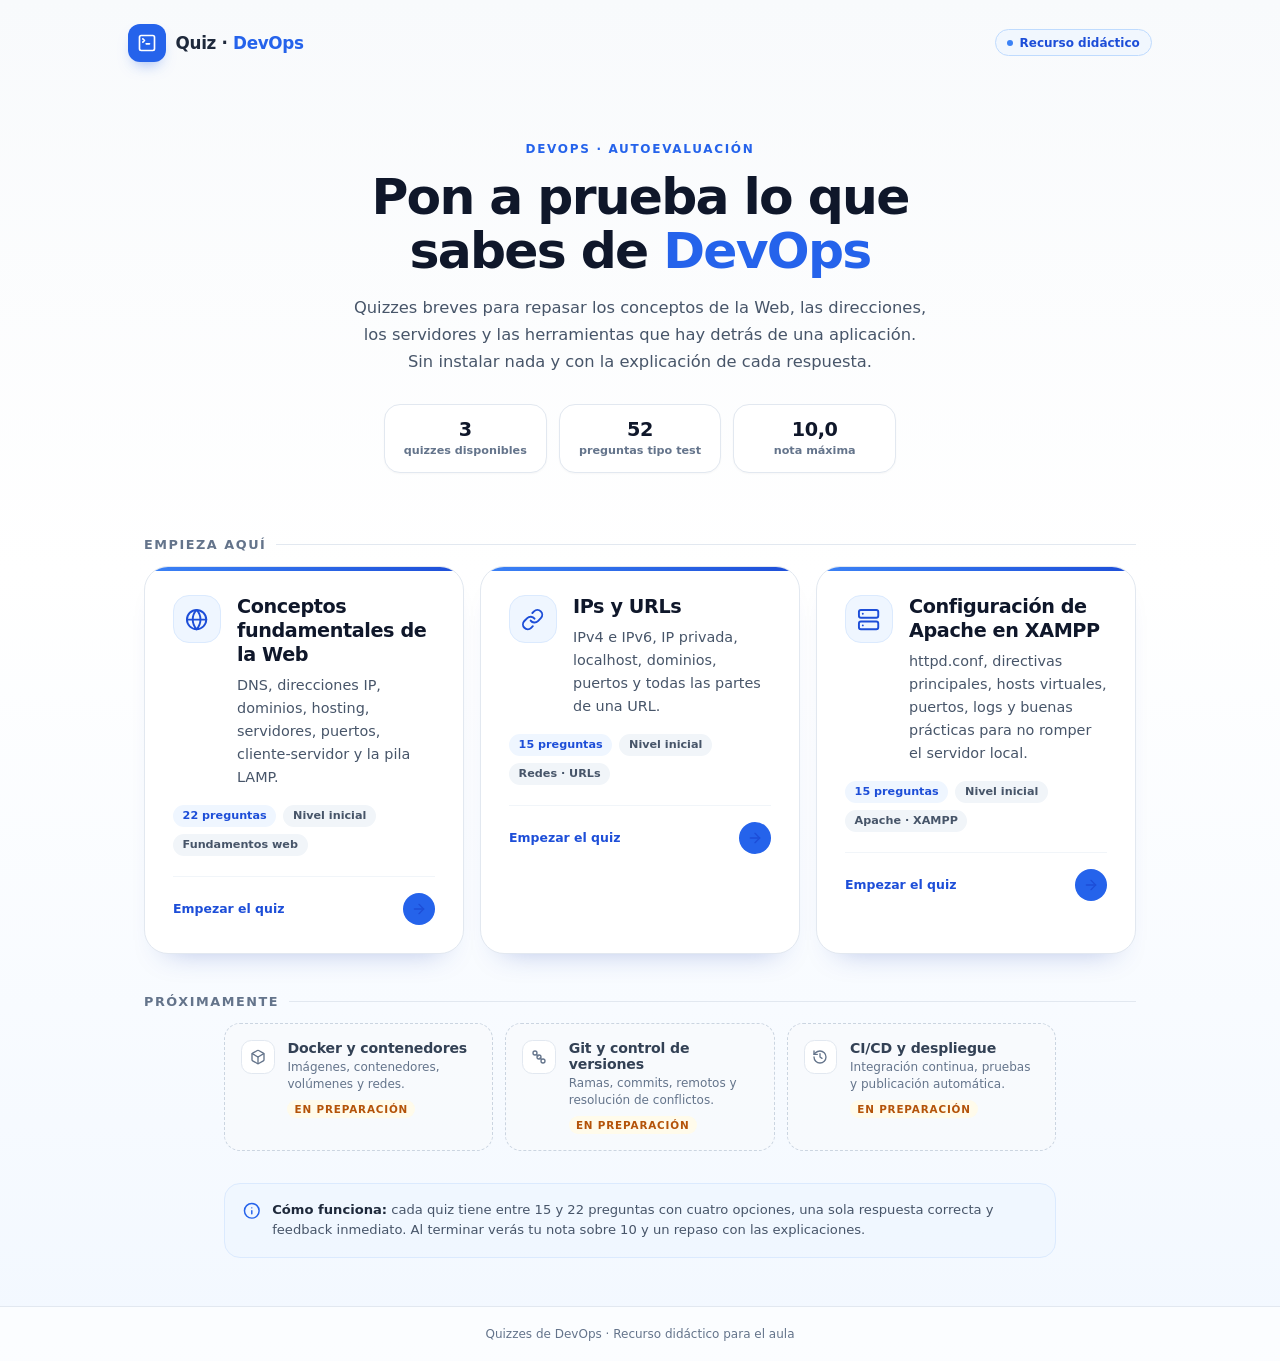
<file: index.html>
<!DOCTYPE html>
<html lang="es">
<head>
<meta charset="UTF-8">
<meta name="viewport" content="width=device-width, initial-scale=1.0">
<title>Quizzes de DevOps · Autoevaluación</title>
<meta name="description" content="Quizzes interactivos de autoevaluación sobre DevOps para estudiantes de desarrollo web: conceptos fundamentales de la Web, IPs y URLs, Apache en XAMPP, Docker, Git y CI/CD. Preguntas tipo test con feedback inmediato.">
<style>
:root{
  --b50:#eff6ff;--b100:#dbeafe;--b200:#bfdbfe;--b300:#93c5fd;--b400:#60a5fa;--b500:#3b82f6;--b600:#2563eb;--b700:#1d4ed8;--b800:#1e40af;
  --s50:#f8fafc;--s100:#f1f5f9;--s200:#e2e8f0;--s300:#cbd5e1;--s400:#94a3b8;--s500:#64748b;--s600:#475569;--s700:#334155;--s800:#1e293b;--s900:#0f172a;
  --a50:#fffbeb;--a200:#fde68a;--a500:#f59e0b;--a700:#b45309;
}
*{margin:0;padding:0;box-sizing:border-box}
body{font-family:ui-sans-serif,system-ui,-apple-system,BlinkMacSystemFont,"Segoe UI",Roboto,"Helvetica Neue",Arial,sans-serif;color:var(--s900);background:#fff;-webkit-font-smoothing:antialiased}
a{color:inherit}
.page{min-height:100vh;display:flex;flex-direction:column;background:linear-gradient(180deg,var(--s50) 0%,#fff 42%,rgba(239,246,255,.8) 100%)}
.container{width:100%;max-width:64rem;margin:0 auto;padding-left:1rem;padding-right:1rem}
.cabecera{display:flex;align-items:center;justify-content:space-between;gap:1rem;padding:1.5rem 0}
.marca{display:flex;align-items:center;gap:.625rem;text-decoration:none}
.logo{display:flex;height:2.35rem;width:2.35rem;align-items:center;justify-content:center;border-radius:.75rem;background:var(--b600);color:#fff;box-shadow:0 8px 16px -8px rgba(37,99,235,.6)}
.logo svg{width:1.25rem;height:1.25rem}
.titulo-marca{font-size:1.05rem;font-weight:800;letter-spacing:-.02em;color:var(--s800)}
.titulo-marca span{color:var(--b600)}
.insignia{display:inline-flex;align-items:center;gap:.4rem;border:1px solid var(--b200);background:rgba(239,246,255,.75);color:var(--b700);border-radius:999px;padding:.35rem .7rem;font-size:.75rem;font-weight:700;white-space:nowrap}
.insignia::before{content:"";width:.4rem;height:.4rem;border-radius:999px;background:var(--b500)}
main{flex:1;padding-top:1.5rem;padding-bottom:3rem}
.hero{max-width:44rem;margin:0 auto;text-align:center;padding:2rem 0 1.5rem}
.ceja{font-size:.75rem;font-weight:800;letter-spacing:.14em;text-transform:uppercase;color:var(--b600);margin-bottom:.9rem}
h1{font-size:clamp(2rem,5vw,3.15rem);line-height:1.08;letter-spacing:-.035em;color:var(--s900);text-wrap:balance}
h1 .acento{color:var(--b600)}
.intro{margin:1rem auto 0;max-width:36rem;font-size:1.02rem;line-height:1.65;color:var(--s600);text-wrap:pretty}
.estadisticas{display:grid;grid-template-columns:repeat(3,minmax(0,1fr));gap:.75rem;max-width:32rem;margin:1.75rem auto 0}
.estadistica{background:#fff;border:1px solid var(--s200);border-radius:1rem;padding:.85rem .5rem;box-shadow:0 1px 2px rgba(15,23,42,.03)}
.estadistica strong{display:block;font-size:1.2rem;letter-spacing:-.02em;color:var(--s900)}
.estadistica span{display:block;margin-top:.15rem;font-size:.7rem;font-weight:600;color:var(--s500);line-height:1.3}
.seccion{margin-top:2.5rem}
.titulo-seccion{display:flex;align-items:center;gap:.6rem;font-size:.8rem;font-weight:800;letter-spacing:.12em;text-transform:uppercase;color:var(--s500);margin-bottom:.9rem}
.titulo-seccion::after{content:"";height:1px;flex:1;background:var(--s200)}
.rejilla{display:grid;grid-template-columns:1fr;gap:1rem;max-width:64rem;margin:0 auto}
.quiz{display:block;position:relative;overflow:hidden;text-decoration:none;background:#fff;border:1px solid var(--s200);border-radius:1.5rem;padding:1.5rem;box-shadow:0 18px 30px -22px rgba(30,64,175,.35);transition:transform .2s,box-shadow .2s,border-color .2s}
.quiz::before{content:"";position:absolute;inset:0 0 auto;height:4px;background:linear-gradient(90deg,var(--b500),var(--b700))}
.quiz:hover{transform:translateY(-3px);border-color:var(--b300);box-shadow:0 24px 40px -24px rgba(30,64,175,.5)}
.quiz:focus-visible{outline:3px solid var(--b300);outline-offset:3px}
.quiz-cabecera{display:flex;align-items:flex-start;gap:1rem}
.icono-quiz{display:flex;flex:0 0 auto;height:3rem;width:3rem;align-items:center;justify-content:center;border-radius:1rem;background:var(--b50);color:var(--b700);border:1px solid var(--b100)}
.icono-quiz svg{width:1.45rem;height:1.45rem}
.quiz h3{font-size:1.2rem;letter-spacing:-.02em;line-height:1.25;color:var(--s900)}
.quiz p{margin-top:.4rem;font-size:.9rem;line-height:1.6;color:var(--s600)}
.etiquetas{display:flex;flex-wrap:wrap;gap:.45rem;margin-top:1rem}
.etiqueta{display:inline-flex;align-items:center;border-radius:999px;background:var(--s100);color:var(--s600);padding:.28rem .6rem;font-size:.7rem;font-weight:700}
.etiqueta-azul{background:var(--b50);color:var(--b700)}
.quiz-pie{display:flex;align-items:center;justify-content:space-between;gap:1rem;margin-top:1.25rem;padding-top:1rem;border-top:1px solid var(--s100)}
.quiz-pie span{font-size:.78rem;font-weight:700;color:var(--b700)}
.flecha{display:flex;height:2rem;width:2rem;align-items:center;justify-content:center;border-radius:999px;background:var(--b600);color:#fff;transition:transform .2s}
.quiz:hover .flecha{transform:translateX(3px)}
.flecha svg{width:1rem;height:1rem}
.proximos{display:grid;grid-template-columns:1fr;gap:.75rem;max-width:52rem;margin:0 auto}
.proximo{display:flex;align-items:flex-start;gap:.8rem;border:1px dashed var(--s300);border-radius:1rem;padding:1rem;background:rgba(248,250,252,.7)}
.proximo-icono{display:flex;flex:0 0 auto;height:2.1rem;width:2.1rem;align-items:center;justify-content:center;border-radius:.65rem;background:#fff;border:1px solid var(--s200);color:var(--s500)}
.proximo-icono svg{width:1rem;height:1rem}
.proximo h4{font-size:.88rem;letter-spacing:-.01em;color:var(--s700)}
.proximo p{margin-top:.15rem;font-size:.75rem;line-height:1.45;color:var(--s500)}
.proximo .estado{display:inline-block;margin-top:.4rem;font-size:.65rem;font-weight:800;letter-spacing:.08em;text-transform:uppercase;color:var(--a700);background:var(--a50);border-radius:999px;padding:.2rem .45rem}
.nota{max-width:52rem;margin:2rem auto 0;border:1px solid var(--b100);background:rgba(239,246,255,.65);border-radius:1rem;padding:1rem 1.1rem;display:flex;gap:.75rem;align-items:flex-start}
.nota svg{flex:0 0 auto;width:1.1rem;height:1.1rem;color:var(--b600);margin-top:.1rem}
.nota p{font-size:.82rem;line-height:1.55;color:var(--s600)}
.nota strong{color:var(--s800)}
.pie{border-top:1px solid var(--s200);background:rgba(255,255,255,.7)}
.pie-inner{max-width:64rem;margin:0 auto;padding:1.25rem 1rem;text-align:center;font-size:.75rem;color:var(--s500)}
@media (min-width:720px){
  .rejilla{grid-template-columns:repeat(auto-fit,minmax(18rem,1fr))}
  .proximos{grid-template-columns:repeat(3,minmax(0,1fr))}
  .quiz{padding:1.75rem}
}
@media (max-width:420px){
  .insignia{display:none}
  .estadisticas{gap:.5rem}
  .estadistica strong{font-size:1.05rem}
  .estadistica span{font-size:.65rem}
}
@media (prefers-reduced-motion:reduce){
  *{transition:none!important}
}
</style>
</head>
<body>
<div class="page">
  <header>
    <div class="container cabecera">
      <a class="marca" href="index.html" aria-label="Quizzes de DevOps, inicio">
        <span class="logo" aria-hidden="true">
          <svg viewBox="0 0 24 24" fill="none" stroke="currentColor" stroke-width="2" stroke-linecap="round" stroke-linejoin="round"><path d="m7 11 2-2-2-2"/><path d="M11 13h4"/><rect width="18" height="18" x="3" y="3" rx="2"/></svg>
        </span>
        <span class="titulo-marca">Quiz · <span>DevOps</span></span>
      </a>
      <span class="insignia">Recurso didáctico</span>
    </div>
  </header>

  <main class="container">
    <section class="hero" aria-labelledby="titulo-principal">
      <p class="ceja">DevOps · Autoevaluación</p>
      <h1 id="titulo-principal">Pon a prueba lo que sabes de <span class="acento">DevOps</span></h1>
      <p class="intro">Quizzes breves para repasar los conceptos de la Web, las direcciones, los servidores y las herramientas que hay detrás de una aplicación. Sin instalar nada y con la explicación de cada respuesta.</p>
      <div class="estadisticas" aria-label="Resumen de los quizzes">
        <div class="estadistica"><strong>3</strong><span>quizzes disponibles</span></div>
        <div class="estadistica"><strong>52</strong><span>preguntas tipo test</span></div>
        <div class="estadistica"><strong>10,0</strong><span>nota máxima</span></div>
      </div>
    </section>

    <section class="seccion" aria-labelledby="titulo-quizzes">
      <h2 id="titulo-quizzes" class="titulo-seccion">Empieza aquí</h2>
      <div class="rejilla">
        <a class="quiz" href="quiz-conceptos-web.html">
          <div class="quiz-cabecera">
            <span class="icono-quiz" aria-hidden="true">
              <svg viewBox="0 0 24 24" fill="none" stroke="currentColor" stroke-width="2" stroke-linecap="round" stroke-linejoin="round"><circle cx="12" cy="12" r="10"/><path d="M12 2a14.5 14.5 0 0 0 0 20 14.5 14.5 0 0 0 0-20"/><path d="M2 12h20"/></svg>
            </span>
            <div>
              <h3>Conceptos fundamentales de la Web</h3>
              <p>DNS, direcciones IP, dominios, hosting, servidores, puertos, cliente-servidor y la pila LAMP.</p>
            </div>
          </div>
          <div class="etiquetas">
            <span class="etiqueta etiqueta-azul">22 preguntas</span>
            <span class="etiqueta">Nivel inicial</span>
            <span class="etiqueta">Fundamentos web</span>
          </div>
          <div class="quiz-pie">
            <span>Empezar el quiz</span>
            <span class="flecha" aria-hidden="true">
              <svg viewBox="0 0 24 24" fill="none" stroke="currentColor" stroke-width="2" stroke-linecap="round" stroke-linejoin="round"><path d="M5 12h14"/><path d="m12 5 7 7-7 7"/></svg>
            </span>
          </div>
        </a>

        <a class="quiz" href="quiz-ips-urls.html">
          <div class="quiz-cabecera">
            <span class="icono-quiz" aria-hidden="true">
              <svg viewBox="0 0 24 24" fill="none" stroke="currentColor" stroke-width="2" stroke-linecap="round" stroke-linejoin="round"><path d="M10 13a5 5 0 0 0 7.54.54l3-3a5 5 0 0 0-7.07-7.07l-1.72 1.71"/><path d="M14 11a5 5 0 0 0-7.54-.54l-3 3a5 5 0 0 0 7.07 7.07l1.71-1.71"/></svg>
            </span>
            <div>
              <h3>IPs y URLs</h3>
              <p>IPv4 e IPv6, IP privada, localhost, dominios, puertos y todas las partes de una URL.</p>
            </div>
          </div>
          <div class="etiquetas">
            <span class="etiqueta etiqueta-azul">15 preguntas</span>
            <span class="etiqueta">Nivel inicial</span>
            <span class="etiqueta">Redes · URLs</span>
          </div>
          <div class="quiz-pie">
            <span>Empezar el quiz</span>
            <span class="flecha" aria-hidden="true">
              <svg viewBox="0 0 24 24" fill="none" stroke="currentColor" stroke-width="2" stroke-linecap="round" stroke-linejoin="round"><path d="M5 12h14"/><path d="m12 5 7 7-7 7"/></svg>
            </span>
          </div>
        </a>

        <a class="quiz" href="quiz-apache-xampp.html">
          <div class="quiz-cabecera">
            <span class="icono-quiz" aria-hidden="true">
              <svg viewBox="0 0 24 24" fill="none" stroke="currentColor" stroke-width="2" stroke-linecap="round" stroke-linejoin="round"><rect width="20" height="8" x="2" y="2" rx="2"/><rect width="20" height="8" x="2" y="14" rx="2"/><path d="M6 6h.01"/><path d="M6 18h.01"/></svg>
            </span>
            <div>
              <h3>Configuración de Apache en XAMPP</h3>
              <p>httpd.conf, directivas principales, hosts virtuales, puertos, logs y buenas prácticas para no romper el servidor local.</p>
            </div>
          </div>
          <div class="etiquetas">
            <span class="etiqueta etiqueta-azul">15 preguntas</span>
            <span class="etiqueta">Nivel inicial</span>
            <span class="etiqueta">Apache · XAMPP</span>
          </div>
          <div class="quiz-pie">
            <span>Empezar el quiz</span>
            <span class="flecha" aria-hidden="true">
              <svg viewBox="0 0 24 24" fill="none" stroke="currentColor" stroke-width="2" stroke-linecap="round" stroke-linejoin="round"><path d="M5 12h14"/><path d="m12 5 7 7-7 7"/></svg>
            </span>
          </div>
        </a>
      </div>
    </section>

    <section class="seccion" aria-labelledby="titulo-proximos">
      <h2 id="titulo-proximos" class="titulo-seccion">Próximamente</h2>
      <div class="proximos">
        <article class="proximo">
          <span class="proximo-icono" aria-hidden="true">
            <svg viewBox="0 0 24 24" fill="none" stroke="currentColor" stroke-width="2" stroke-linecap="round" stroke-linejoin="round"><path d="M21 8a2 2 0 0 0-1-1.73l-7-4a2 2 0 0 0-2 0l-7 4A2 2 0 0 0 3 8v8a2 2 0 0 0 1 1.73l7 4a2 2 0 0 0 2 0l7-4A2 2 0 0 0 21 16Z"/><path d="m3.3 7 8.7 5 8.7-5"/><path d="M12 22V12"/></svg>
          </span>
          <div>
            <h4>Docker y contenedores</h4>
            <p>Imágenes, contenedores, volúmenes y redes.</p>
            <span class="estado">En preparación</span>
          </div>
        </article>
        <article class="proximo">
          <span class="proximo-icono" aria-hidden="true">
            <svg viewBox="0 0 24 24" fill="none" stroke="currentColor" stroke-width="2" stroke-linecap="round" stroke-linejoin="round"><circle cx="12" cy="12" r="3"/><circle cx="6" cy="6" r="3"/><circle cx="18" cy="18" r="3"/><path d="M8.5 8.5 10.5 10.5"/><path d="M13.5 13.5 15.5 15.5"/></svg>
          </span>
          <div>
            <h4>Git y control de versiones</h4>
            <p>Ramas, commits, remotos y resolución de conflictos.</p>
            <span class="estado">En preparación</span>
          </div>
        </article>
        <article class="proximo">
          <span class="proximo-icono" aria-hidden="true">
            <svg viewBox="0 0 24 24" fill="none" stroke="currentColor" stroke-width="2" stroke-linecap="round" stroke-linejoin="round"><path d="M3 12a9 9 0 1 0 9-9 9.75 9.75 0 0 0-6.74 2.74L3 8"/><path d="M3 3v5h5"/><path d="M12 7v5l3 2"/></svg>
          </span>
          <div>
            <h4>CI/CD y despliegue</h4>
            <p>Integración continua, pruebas y publicación automática.</p>
            <span class="estado">En preparación</span>
          </div>
        </article>
      </div>
    </section>

    <aside class="nota">
      <svg viewBox="0 0 24 24" fill="none" stroke="currentColor" stroke-width="2" stroke-linecap="round" stroke-linejoin="round" aria-hidden="true"><circle cx="12" cy="12" r="10"/><path d="M12 16v-4"/><path d="M12 8h.01"/></svg>
      <p><strong>Cómo funciona:</strong> cada quiz tiene entre 15 y 22 preguntas con cuatro opciones, una sola respuesta correcta y feedback inmediato. Al terminar verás tu nota sobre 10 y un repaso con las explicaciones.</p>
    </aside>
  </main>

  <footer class="pie">
    <div class="pie-inner">Quizzes de DevOps · Recurso didáctico para el aula</div>
  </footer>
</div>
</body>
</html>
</file>
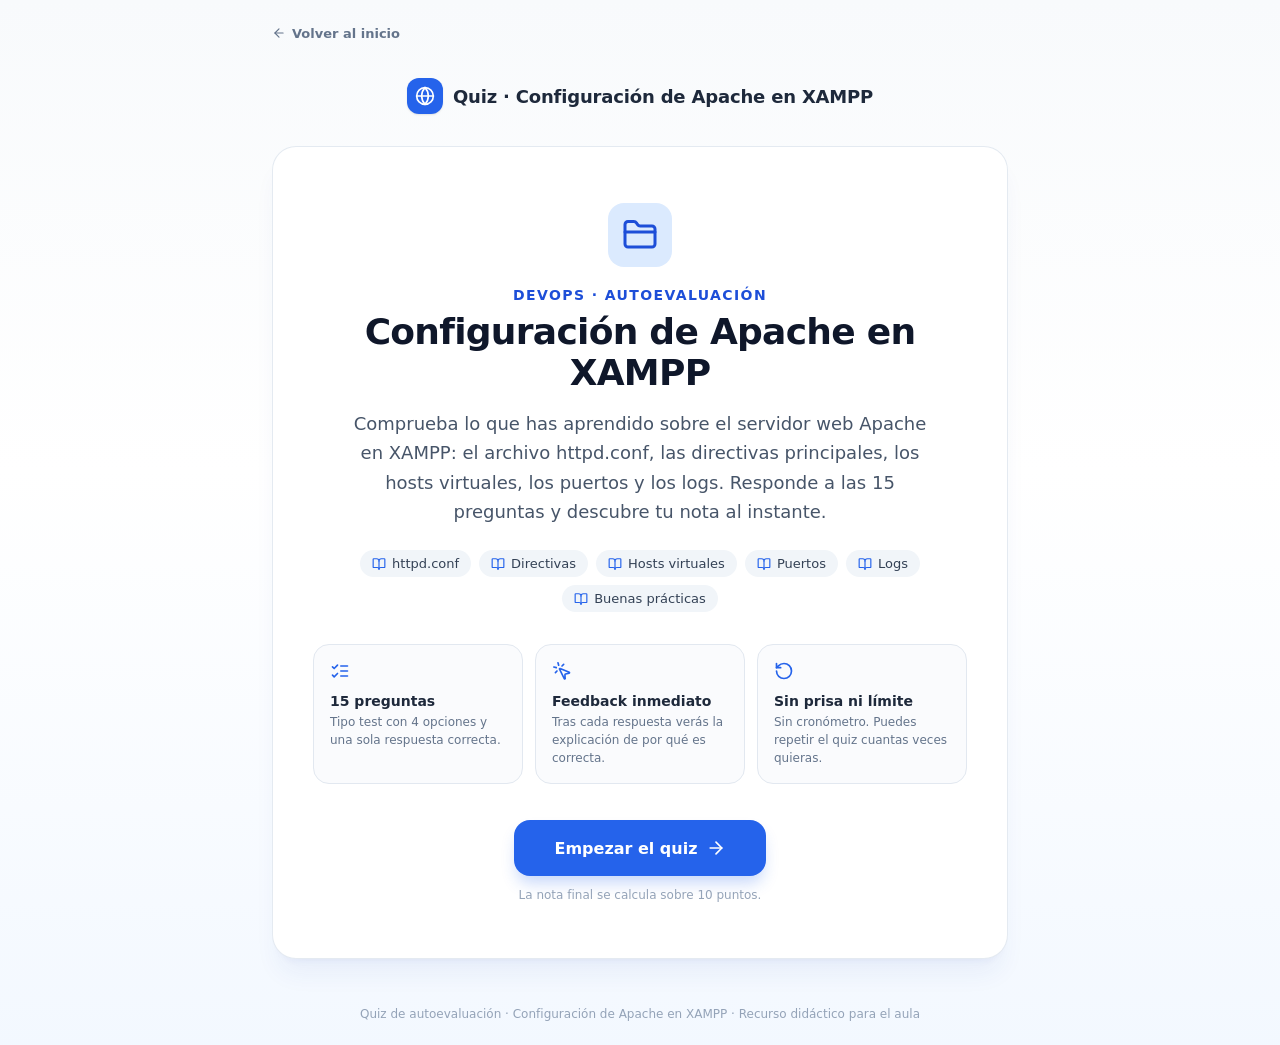
<file: quiz-apache-xampp.html>
<!DOCTYPE html>
<html lang="es">
<head>
<meta charset="UTF-8">
<meta name="viewport" content="width=device-width, initial-scale=1.0">
<title>Quiz de autoevaluación · Configuración de Apache en XAMPP</title>
<meta name="description" content="Quiz interactivo de autoevaluación sobre la configuración de Apache en XAMPP: httpd.conf, hosts virtuales, directivas, puertos, logs y buenas prácticas. 15 preguntas con feedback inmediato.">
<link rel="stylesheet" href="assets/quiz.css">
</head>
<body>
<div class="page">
  <header>
    <div class="container volver-barra">
      <a class="volver" href="index.html">
        <svg viewBox="0 0 24 24" fill="none" stroke="currentColor" stroke-width="2" stroke-linecap="round" stroke-linejoin="round" aria-hidden="true"><path d="m12 19-7-7 7-7"/><path d="M19 12H5"/></svg>
        Volver al inicio
      </a>
    </div>
    <div class="container cabecera">
      <span class="logo" aria-hidden="true"><svg viewBox="0 0 24 24" fill="none" stroke="currentColor" stroke-width="2" stroke-linecap="round" stroke-linejoin="round"><circle cx="12" cy="12" r="10"/><path d="M12 2a14.5 14.5 0 0 0 0 20 14.5 14.5 0 0 0 0-20"/><path d="M2 12h20"/></svg></span>
      <span class="titulo-marca">Quiz · Configuración de Apache en XAMPP</span>
    </div>
  </header>

  <main class="container">
    <!-- PANTALLA DE INICIO -->
    <section id="pantalla-inicio" class="tarjeta tarjeta-inicio animar" aria-labelledby="titulo-principal">
      <div class="centrado">
        <span class="icono-grande" aria-hidden="true"><svg viewBox="0 0 24 24" fill="none" stroke="currentColor" stroke-width="2" stroke-linecap="round" stroke-linejoin="round"><path d="M20 20a2 2 0 0 0 2-2V8a2 2 0 0 0-2-2h-7.9a2 2 0 0 1-1.69-.9L9.6 3.9A2 2 0 0 0 7.93 3H4a2 2 0 0 0-2 2v13a2 2 0 0 0 2 2Z"/><path d="M2 10h20"/></svg></span>
        <p class="ceja">DevOps · Autoevaluación</p>
        <h1 id="titulo-principal" class="titulo">Configuración de Apache en XAMPP</h1>
        <p class="intro">Comprueba lo que has aprendido sobre el servidor web Apache en XAMPP: el archivo httpd.conf, las directivas principales, los hosts virtuales, los puertos y los logs. Responde a las 15 preguntas y descubre tu nota al instante.</p>
        <div class="chips">
          <span class="chip"><svg viewBox="0 0 24 24" fill="none" stroke="currentColor" stroke-width="2" stroke-linecap="round" stroke-linejoin="round"><path d="M12 7v14"/><path d="M3 18a1 1 0 0 1-1-1V4a1 1 0 0 1 1-1h5a4 4 0 0 1 4 4 4 4 0 0 1 4-4h5a1 1 0 0 1 1 1v13a1 1 0 0 1-1 1h-6a3 3 0 0 0-3 3 3 3 0 0 0-3-3z"/></svg>httpd.conf</span>
          <span class="chip"><svg viewBox="0 0 24 24" fill="none" stroke="currentColor" stroke-width="2" stroke-linecap="round" stroke-linejoin="round"><path d="M12 7v14"/><path d="M3 18a1 1 0 0 1-1-1V4a1 1 0 0 1 1-1h5a4 4 0 0 1 4 4 4 4 0 0 1 4-4h5a1 1 0 0 1 1 1v13a1 1 0 0 1-1 1h-6a3 3 0 0 0-3 3 3 3 0 0 0-3-3z"/></svg>Directivas</span>
          <span class="chip"><svg viewBox="0 0 24 24" fill="none" stroke="currentColor" stroke-width="2" stroke-linecap="round" stroke-linejoin="round"><path d="M12 7v14"/><path d="M3 18a1 1 0 0 1-1-1V4a1 1 0 0 1 1-1h5a4 4 0 0 1 4 4 4 4 0 0 1 4-4h5a1 1 0 0 1 1 1v13a1 1 0 0 1-1 1h-6a3 3 0 0 0-3 3 3 3 0 0 0-3-3z"/></svg>Hosts virtuales</span>
          <span class="chip"><svg viewBox="0 0 24 24" fill="none" stroke="currentColor" stroke-width="2" stroke-linecap="round" stroke-linejoin="round"><path d="M12 7v14"/><path d="M3 18a1 1 0 0 1-1-1V4a1 1 0 0 1 1-1h5a4 4 0 0 1 4 4 4 4 0 0 1 4-4h5a1 1 0 0 1 1 1v13a1 1 0 0 1-1 1h-6a3 3 0 0 0-3 3 3 3 0 0 0-3-3z"/></svg>Puertos</span>
          <span class="chip"><svg viewBox="0 0 24 24" fill="none" stroke="currentColor" stroke-width="2" stroke-linecap="round" stroke-linejoin="round"><path d="M12 7v14"/><path d="M3 18a1 1 0 0 1-1-1V4a1 1 0 0 1 1-1h5a4 4 0 0 1 4 4 4 4 0 0 1 4-4h5a1 1 0 0 1 1 1v13a1 1 0 0 1-1 1h-6a3 3 0 0 0-3 3 3 3 0 0 0-3-3z"/></svg>Logs</span>
          <span class="chip"><svg viewBox="0 0 24 24" fill="none" stroke="currentColor" stroke-width="2" stroke-linecap="round" stroke-linejoin="round"><path d="M12 7v14"/><path d="M3 18a1 1 0 0 1-1-1V4a1 1 0 0 1 1-1h5a4 4 0 0 1 4 4 4 4 0 0 1 4-4h5a1 1 0 0 1 1 1v13a1 1 0 0 1-1 1h-6a3 3 0 0 0-3 3 3 3 0 0 0-3-3z"/></svg>Buenas prácticas</span>
        </div>
        <div class="caracteristicas">
          <div class="caracteristica">
            <svg viewBox="0 0 24 24" fill="none" stroke="currentColor" stroke-width="2" stroke-linecap="round" stroke-linejoin="round" aria-hidden="true"><path d="m3 17 2 2 4-4"/><path d="m3 7 2 2 4-4"/><path d="M13 6h8"/><path d="M13 12h8"/><path d="M13 18h8"/></svg>
            <h3 id="total-preguntas">15 preguntas</h3>
            <p>Tipo test con 4 opciones y una sola respuesta correcta.</p>
          </div>
          <div class="caracteristica">
            <svg viewBox="0 0 24 24" fill="none" stroke="currentColor" stroke-width="2" stroke-linecap="round" stroke-linejoin="round" aria-hidden="true"><path d="M14 4.1 12 6"/><path d="m5.1 8-2.9-.8"/><path d="m6 12-1.9 2"/><path d="M7.2 2.2 8 5.1"/><path d="M9.037 9.69a.498.498 0 0 1 .653-.653l11 4.5a.5.5 0 0 1-.074.949l-4.349 1.041a1 1 0 0 0-.74 1.007l.229 4.461a.5.5 0 0 1-.898.375l-5.821-11.68Z"/></svg>
            <h3>Feedback inmediato</h3>
            <p>Tras cada respuesta verás la explicación de por qué es correcta.</p>
          </div>
          <div class="caracteristica">
            <svg viewBox="0 0 24 24" fill="none" stroke="currentColor" stroke-width="2" stroke-linecap="round" stroke-linejoin="round" aria-hidden="true"><path d="M3 12a9 9 0 1 0 9-9 9.75 9.75 0 0 0-6.74 2.74L3 8"/><path d="M3 3v5h5"/></svg>
            <h3>Sin prisa ni límite</h3>
            <p>Sin cronómetro. Puedes repetir el quiz cuantas veces quieras.</p>
          </div>
        </div>
        <button type="button" class="boton boton-principal" onclick="empezar()">
          Empezar el quiz
          <svg viewBox="0 0 24 24" fill="none" stroke="currentColor" stroke-width="2" stroke-linecap="round" stroke-linejoin="round" aria-hidden="true"><path d="M5 12h14"/><path d="m12 5 7 7-7 7"/></svg>
        </button>
        <p class="nota-pequena">La nota final se calcula sobre 10 puntos.</p>
      </div>
    </section>

    <!-- PANTALLA DE PREGUNTA -->
    <section id="pantalla-pregunta" hidden aria-live="polite">
      <div class="panel-progreso">
        <div class="fila-progreso">
          <span id="progreso-texto"></span>
          <span id="progreso-aciertos" class="aciertos"></span>
        </div>
        <div class="barra"><div id="barra-relleno" class="barra-relleno"></div></div>
      </div>
      <div class="tarjeta tarjeta-pregunta">
        <span class="etiqueta" id="etiqueta-numero"></span>
        <h2 id="texto-pregunta" class="pregunta-texto"></h2>
        <div id="grupo-opciones" class="opciones" role="group" aria-label="Opciones de respuesta"></div>
        <div id="caja-feedback" class="feedback" hidden role="status">
          <div class="feedback-flex">
            <span class="feedback-icono" id="fb-icono" aria-hidden="true"></span>
            <div>
              <p id="fb-titulo" class="fb-titulo"></p>
              <p id="fb-texto" class="fb-texto"></p>
            </div>
          </div>
        </div>
        <div id="zona-siguiente" class="zona-siguiente" hidden>
          <button type="button" class="boton boton-oscuro" id="btn-siguiente" onclick="siguiente()">Siguiente pregunta</button>
        </div>
      </div>
    </section>

    <!-- PANTALLA DE RESULTADOS -->
    <section id="pantalla-resultados" hidden aria-labelledby="res-titulo">
      <div class="tarjeta tarjeta-inicio animar">
        <div class="centrado">
          <span class="icono-grande icono-trofeo" aria-hidden="true"><svg viewBox="0 0 24 24" fill="none" stroke="currentColor" stroke-width="2" stroke-linecap="round" stroke-linejoin="round"><path d="M6 9H4.5a2.5 2.5 0 0 1 0-5H6"/><path d="M18 9h1.5a2.5 2.5 0 0 0 0-5H18"/><path d="M4 22h16"/><path d="M10 14.66V17c0 .55-.47.98-.97 1.21C7.85 18.75 7 20.24 7 22"/><path d="M14 14.66V17c0 .55.47.98.97 1.21C16.15 18.75 17 20.24 17 22"/><path d="M18 2H6v7a6 6 0 0 0 12 0V2Z"/></svg></span>
          <h2 id="res-titulo" class="res-titulo"></h2>
          <p id="res-texto" class="res-texto"></p>
          <div class="resultados-grid">
            <div class="res-caja res-caja-verde">
              <p class="res-num"><span id="res-aciertos"></span> <span class="res-total" id="res-total"></span></p>
              <p class="res-etiqueta">Respuestas correctas</p>
            </div>
            <div class="res-caja">
              <p class="res-num" id="res-nota"></p>
              <p class="res-etiqueta">Nota final (sobre 10)</p>
            </div>
          </div>
          <button type="button" class="boton boton-principal" onclick="empezar()">
            <svg viewBox="0 0 24 24" fill="none" stroke="currentColor" stroke-width="2" stroke-linecap="round" stroke-linejoin="round" aria-hidden="true" style="margin-left:0;margin-right:.5rem"><path d="M3 12a9 9 0 1 0 9-9 9.75 9.75 0 0 0-6.74 2.74L3 8"/><path d="M3 3v5h5"/></svg>
            Reintentar el quiz
          </button>
          <p class="nota-pequena">En cada intento las opciones se mezclan para que no te aprendas las letras.</p>
        </div>
      </div>
      <div class="tarjeta tarjeta-repaso">
        <h3 class="repaso-titulo">Repaso de todas las preguntas</h3>
        <p class="repaso-sub">Lee las explicaciones de las que fallaste antes de volver a intentarlo.</p>
        <ol id="lista-repaso" class="lista-repaso"></ol>
      </div>
    </section>
  </main>

  <footer class="pie">
    <div class="pie-inner">Quiz de autoevaluación · Configuración de Apache en XAMPP · Recurso didáctico para el aula</div>
  </footer>
</div>
<script src="datos/apache-xampp.js"></script>
<script src="assets/quiz.js"></script>
</body>
</html>
</file>
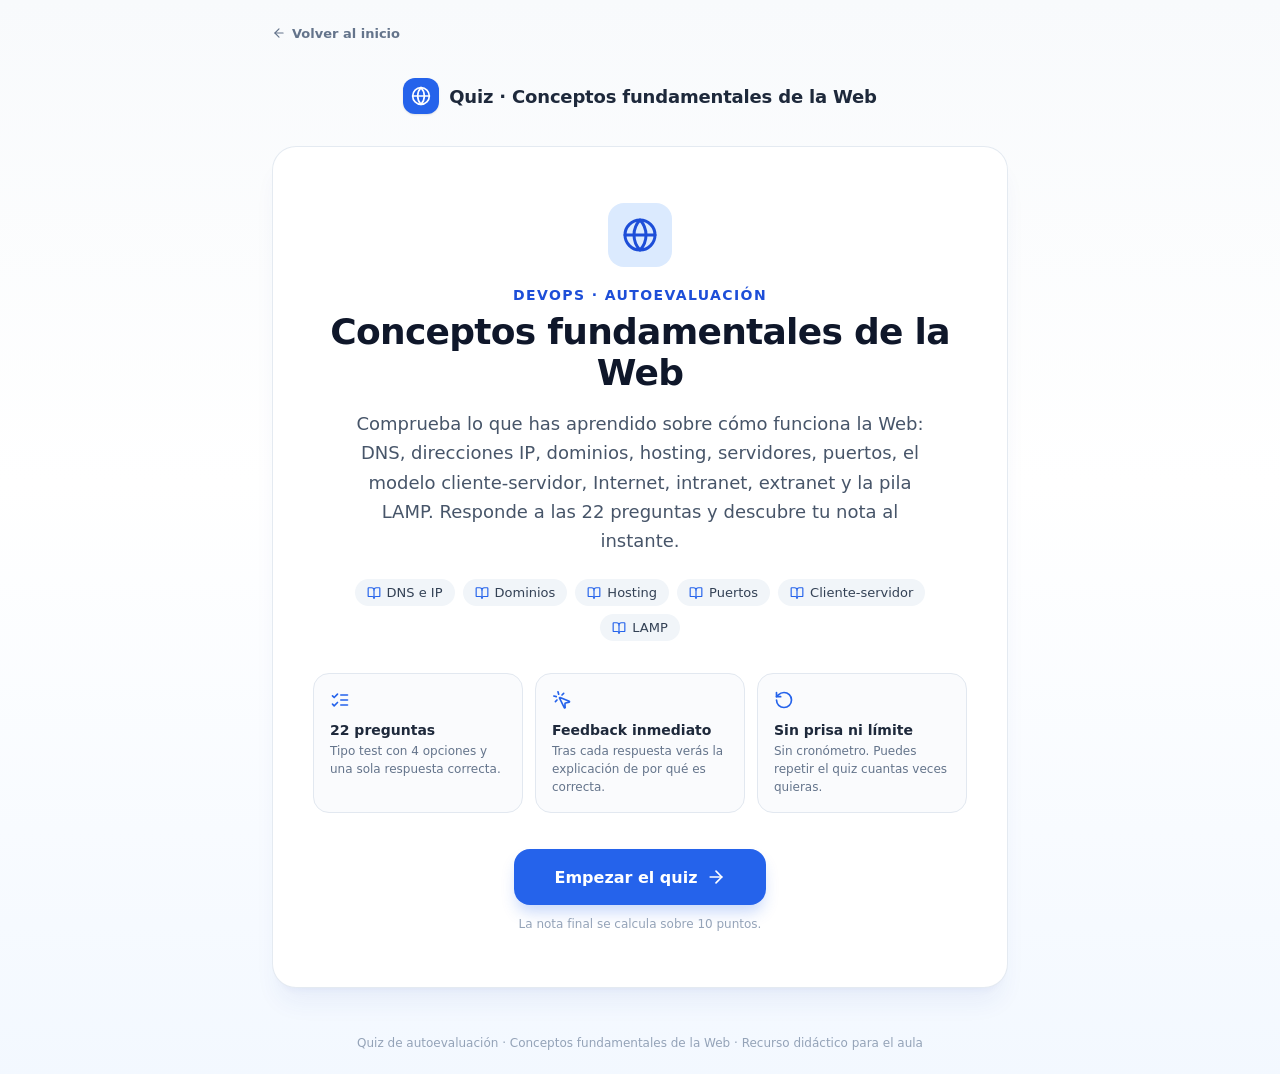
<file: quiz-conceptos-web.html>
<!DOCTYPE html>
<html lang="es">
<head>
  
<meta charset="UTF-8">
<meta name="viewport" content="width=device-width, initial-scale=1.0">
<title>Quiz de autoevaluación · Conceptos fundamentales de la Web</title>
<meta name="description" content="Quiz interactivo de autoevaluación sobre los conceptos fundamentales de la Web: DNS, IP, dominios, hosting, servidores, puertos, cliente-servidor, Internet, intranet, extranet y la pila LAMP. 22 preguntas con feedback inmediato.">
<link rel="stylesheet" href="assets/quiz.css">
</head>
<body>
<div class="page">
  <header>
    <div class="container volver-barra">
      <a class="volver" href="index.html">
        <svg viewBox="0 0 24 24" fill="none" stroke="currentColor" stroke-width="2" stroke-linecap="round" stroke-linejoin="round" aria-hidden="true"><path d="m12 19-7-7 7-7"/><path d="M19 12H5"/></svg>
        Volver al inicio
      </a>
    </div>
    <div class="container cabecera">
      <span class="logo" aria-hidden="true"><svg viewBox="0 0 24 24" fill="none" stroke="currentColor" stroke-width="2" stroke-linecap="round" stroke-linejoin="round"><circle cx="12" cy="12" r="10"/><path d="M12 2a14.5 14.5 0 0 0 0 20 14.5 14.5 0 0 0 0-20"/><path d="M2 12h20"/></svg></span>
      <span class="titulo-marca">Quiz · Conceptos fundamentales de la Web</span>
    </div>
  </header>

  <main class="container">
    <!-- PANTALLA DE INICIO -->
    <section id="pantalla-inicio" class="tarjeta tarjeta-inicio animar" aria-labelledby="titulo-principal">
      <div class="centrado">
        <span class="icono-grande" aria-hidden="true"><svg viewBox="0 0 24 24" fill="none" stroke="currentColor" stroke-width="2" stroke-linecap="round" stroke-linejoin="round"><circle cx="12" cy="12" r="10"/><path d="M12 2a14.5 14.5 0 0 0 0 20 14.5 14.5 0 0 0 0-20"/><path d="M2 12h20"/></svg></span>
        <p class="ceja">DevOps · Autoevaluación</p>
        <h1 id="titulo-principal" class="titulo">Conceptos fundamentales de la Web</h1>
        <p class="intro">Comprueba lo que has aprendido sobre cómo funciona la Web: DNS, direcciones IP, dominios, hosting, servidores, puertos, el modelo cliente-servidor, Internet, intranet, extranet y la pila LAMP. Responde a las 22 preguntas y descubre tu nota al instante.</p>
        <div class="chips">
          <span class="chip"><svg viewBox="0 0 24 24" fill="none" stroke="currentColor" stroke-width="2" stroke-linecap="round" stroke-linejoin="round"><path d="M12 7v14"/><path d="M3 18a1 1 0 0 1-1-1V4a1 1 0 0 1 1-1h5a4 4 0 0 1 4 4 4 4 0 0 1 4-4h5a1 1 0 0 1 1 1v13a1 1 0 0 1-1 1h-6a3 3 0 0 0-3 3 3 3 0 0 0-3-3z"/></svg>DNS e IP</span>
          <span class="chip"><svg viewBox="0 0 24 24" fill="none" stroke="currentColor" stroke-width="2" stroke-linecap="round" stroke-linejoin="round"><path d="M12 7v14"/><path d="M3 18a1 1 0 0 1-1-1V4a1 1 0 0 1 1-1h5a4 4 0 0 1 4 4 4 4 0 0 1 4-4h5a1 1 0 0 1 1 1v13a1 1 0 0 1-1 1h-6a3 3 0 0 0-3 3 3 3 0 0 0-3-3z"/></svg>Dominios</span>
          <span class="chip"><svg viewBox="0 0 24 24" fill="none" stroke="currentColor" stroke-width="2" stroke-linecap="round" stroke-linejoin="round"><path d="M12 7v14"/><path d="M3 18a1 1 0 0 1-1-1V4a1 1 0 0 1 1-1h5a4 4 0 0 1 4 4 4 4 0 0 1 4-4h5a1 1 0 0 1 1 1v13a1 1 0 0 1-1 1h-6a3 3 0 0 0-3 3 3 3 0 0 0-3-3z"/></svg>Hosting</span>
          <span class="chip"><svg viewBox="0 0 24 24" fill="none" stroke="currentColor" stroke-width="2" stroke-linecap="round" stroke-linejoin="round"><path d="M12 7v14"/><path d="M3 18a1 1 0 0 1-1-1V4a1 1 0 0 1 1-1h5a4 4 0 0 1 4 4 4 4 0 0 1 4-4h5a1 1 0 0 1 1 1v13a1 1 0 0 1-1 1h-6a3 3 0 0 0-3 3 3 3 0 0 0-3-3z"/></svg>Puertos</span>
          <span class="chip"><svg viewBox="0 0 24 24" fill="none" stroke="currentColor" stroke-width="2" stroke-linecap="round" stroke-linejoin="round"><path d="M12 7v14"/><path d="M3 18a1 1 0 0 1-1-1V4a1 1 0 0 1 1-1h5a4 4 0 0 1 4 4 4 4 0 0 1 4-4h5a1 1 0 0 1 1 1v13a1 1 0 0 1-1 1h-6a3 3 0 0 0-3 3 3 3 0 0 0-3-3z"/></svg>Cliente-servidor</span>
          <span class="chip"><svg viewBox="0 0 24 24" fill="none" stroke="currentColor" stroke-width="2" stroke-linecap="round" stroke-linejoin="round"><path d="M12 7v14"/><path d="M3 18a1 1 0 0 1-1-1V4a1 1 0 0 1 1-1h5a4 4 0 0 1 4 4 4 4 0 0 1 4-4h5a1 1 0 0 1 1 1v13a1 1 0 0 1-1 1h-6a3 3 0 0 0-3 3 3 3 0 0 0-3-3z"/></svg>LAMP</span>
        </div>
        <div class="caracteristicas">
          <div class="caracteristica">
            <svg viewBox="0 0 24 24" fill="none" stroke="currentColor" stroke-width="2" stroke-linecap="round" stroke-linejoin="round" aria-hidden="true"><path d="m3 17 2 2 4-4"/><path d="m3 7 2 2 4-4"/><path d="M13 6h8"/><path d="M13 12h8"/><path d="M13 18h8"/></svg>
            <h3 id="total-preguntas">22 preguntas</h3>
            <p>Tipo test con 4 opciones y una sola respuesta correcta.</p>
          </div>
          <div class="caracteristica">
            <svg viewBox="0 0 24 24" fill="none" stroke="currentColor" stroke-width="2" stroke-linecap="round" stroke-linejoin="round" aria-hidden="true"><path d="M14 4.1 12 6"/><path d="m5.1 8-2.9-.8"/><path d="m6 12-1.9 2"/><path d="M7.2 2.2 8 5.1"/><path d="M9.037 9.69a.498.498 0 0 1 .653-.653l11 4.5a.5.5 0 0 1-.074.949l-4.349 1.041a1 1 0 0 0-.74 1.007l.229 4.461a.5.5 0 0 1-.898.375l-5.821-11.68Z"/></svg>
            <h3>Feedback inmediato</h3>
            <p>Tras cada respuesta verás la explicación de por qué es correcta.</p>
          </div>
          <div class="caracteristica">
            <svg viewBox="0 0 24 24" fill="none" stroke="currentColor" stroke-width="2" stroke-linecap="round" stroke-linejoin="round" aria-hidden="true"><path d="M3 12a9 9 0 1 0 9-9 9.75 9.75 0 0 0-6.74 2.74L3 8"/><path d="M3 3v5h5"/></svg>
            <h3>Sin prisa ni límite</h3>
            <p>Sin cronómetro. Puedes repetir el quiz cuantas veces quieras.</p>
          </div>
        </div>
        <button type="button" class="boton boton-principal" onclick="empezar()">
          Empezar el quiz
          <svg viewBox="0 0 24 24" fill="none" stroke="currentColor" stroke-width="2" stroke-linecap="round" stroke-linejoin="round" aria-hidden="true"><path d="M5 12h14"/><path d="m12 5 7 7-7 7"/></svg>
        </button>
        <p class="nota-pequena">La nota final se calcula sobre 10 puntos.</p>
      </div>
    </section>

    <!-- PANTALLA DE PREGUNTA -->
    <section id="pantalla-pregunta" hidden aria-live="polite">
      <div class="panel-progreso">
        <div class="fila-progreso">
          <span id="progreso-texto"></span>
          <span id="progreso-aciertos" class="aciertos"></span>
        </div>
        <div class="barra"><div id="barra-relleno" class="barra-relleno"></div></div>
      </div>
      <div class="tarjeta tarjeta-pregunta">
        <span class="etiqueta" id="etiqueta-numero"></span>
        <h2 id="texto-pregunta" class="pregunta-texto"></h2>
        <div id="grupo-opciones" class="opciones" role="group" aria-label="Opciones de respuesta"></div>
        <div id="caja-feedback" class="feedback" hidden role="status">
          <div class="feedback-flex">
            <span class="feedback-icono" id="fb-icono" aria-hidden="true"></span>
            <div>
              <p id="fb-titulo" class="fb-titulo"></p>
              <p id="fb-texto" class="fb-texto"></p>
            </div>
          </div>
        </div>
        <div id="zona-siguiente" class="zona-siguiente" hidden>
          <button type="button" class="boton boton-oscuro" id="btn-siguiente" onclick="siguiente()">Siguiente pregunta</button>
        </div>
      </div>
    </section>

    <!-- PANTALLA DE RESULTADOS -->
    <section id="pantalla-resultados" hidden aria-labelledby="res-titulo">
      <div class="tarjeta tarjeta-inicio animar">
        <div class="centrado">
          <span class="icono-grande icono-trofeo" aria-hidden="true"><svg viewBox="0 0 24 24" fill="none" stroke="currentColor" stroke-width="2" stroke-linecap="round" stroke-linejoin="round"><path d="M6 9H4.5a2.5 2.5 0 0 1 0-5H6"/><path d="M18 9h1.5a2.5 2.5 0 0 0 0-5H18"/><path d="M4 22h16"/><path d="M10 14.66V17c0 .55-.47.98-.97 1.21C7.85 18.75 7 20.24 7 22"/><path d="M14 14.66V17c0 .55.47.98.97 1.21C16.15 18.75 17 20.24 17 22"/><path d="M18 2H6v7a6 6 0 0 0 12 0V2Z"/></svg></span>
          <h2 id="res-titulo" class="res-titulo"></h2>
          <p id="res-texto" class="res-texto"></p>
          <div class="resultados-grid">
            <div class="res-caja res-caja-verde">
              <p class="res-num"><span id="res-aciertos"></span> <span class="res-total" id="res-total"></span></p>
              <p class="res-etiqueta">Respuestas correctas</p>
            </div>
            <div class="res-caja">
              <p class="res-num" id="res-nota"></p>
              <p class="res-etiqueta">Nota final (sobre 10)</p>
            </div>
          </div>
          <button type="button" class="boton boton-principal" onclick="empezar()">
            <svg viewBox="0 0 24 24" fill="none" stroke="currentColor" stroke-width="2" stroke-linecap="round" stroke-linejoin="round" aria-hidden="true" style="margin-left:0;margin-right:.5rem"><path d="M3 12a9 9 0 1 0 9-9 9.75 9.75 0 0 0-6.74 2.74L3 8"/><path d="M3 3v5h5"/></svg>
            Reintentar el quiz
          </button>
          <p class="nota-pequena">En cada intento las opciones se mezclan para que no te aprendas las letras.</p>
        </div>
      </div>
      <div class="tarjeta tarjeta-repaso">
        <h3 class="repaso-titulo">Repaso de todas las preguntas</h3>
        <p class="repaso-sub">Lee las explicaciones de las que fallaste antes de volver a intentarlo.</p>
        <ol id="lista-repaso" class="lista-repaso"></ol>
      </div>
    </section>
  </main>

  <footer class="pie">
    <div class="pie-inner">Quiz de autoevaluación · Conceptos fundamentales de la Web · Recurso didáctico para el aula</div>
  </footer>
</div>
<script src="datos/conceptos-web.js"></script>
<script src="assets/quiz.js"></script>
</body>
</html>
</file>
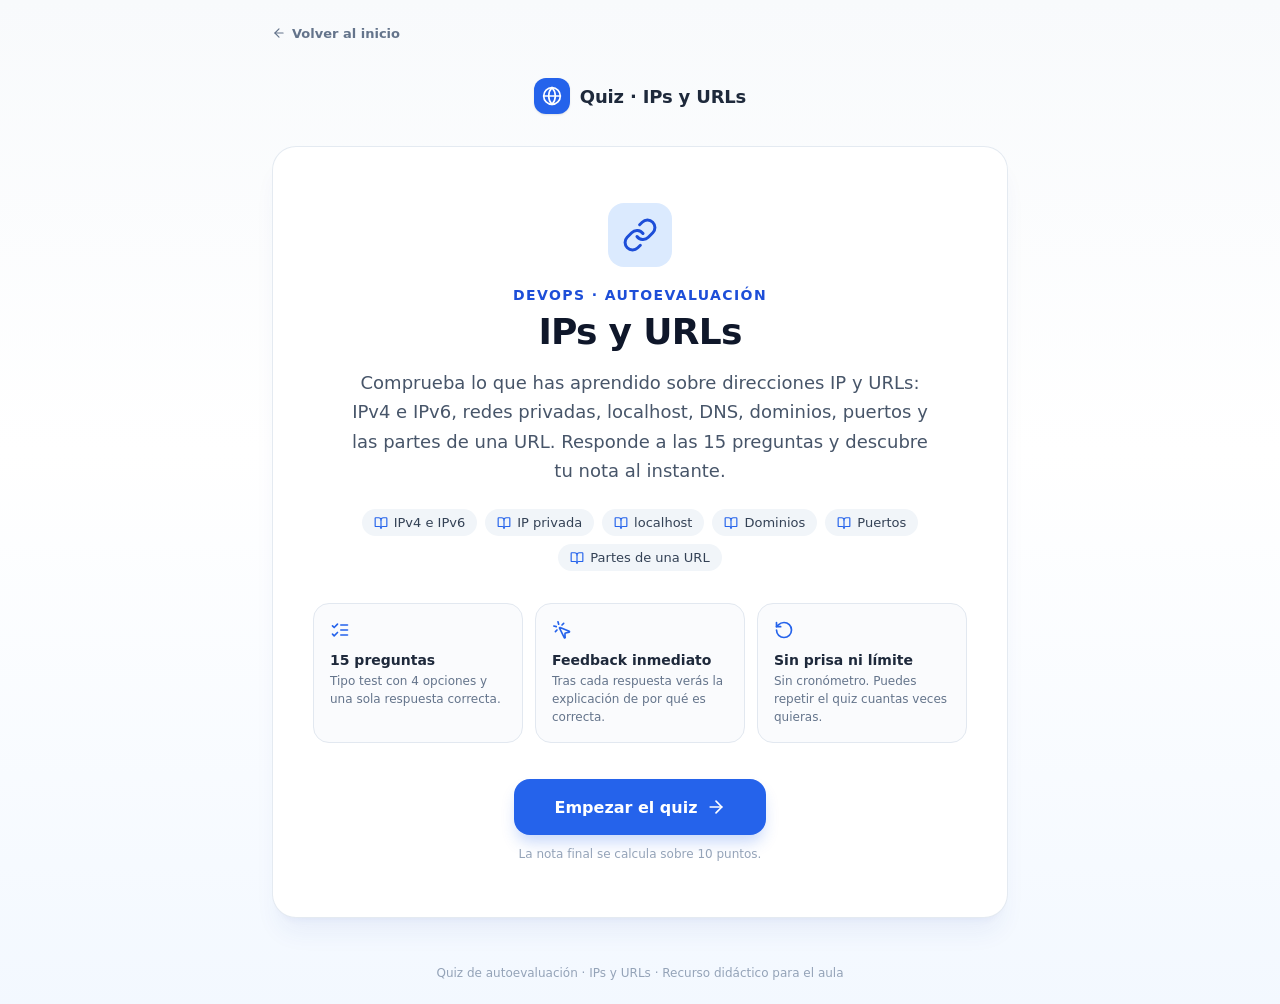
<file: quiz-ips-urls.html>
<!DOCTYPE html>
<html lang="es">
<head>
  
<meta charset="UTF-8">
<meta name="viewport" content="width=device-width, initial-scale=1.0">
<title>Quiz de autoevaluación · IPs y URLs</title>
<meta name="description" content="Quiz interactivo de autoevaluación sobre direcciones IP y URLs: IPv4, IPv6, IP privada, localhost, DNS, dominios, puertos, esquema, host, ruta, query string, fragmento y codificación. 15 preguntas con feedback inmediato.">
<link rel="stylesheet" href="assets/quiz.css">
</head>
<body>
<div class="page">
  <header>
    <div class="container volver-barra">
      <a class="volver" href="index.html">
        <svg viewBox="0 0 24 24" fill="none" stroke="currentColor" stroke-width="2" stroke-linecap="round" stroke-linejoin="round" aria-hidden="true"><path d="m12 19-7-7 7-7"/><path d="M19 12H5"/></svg>
        Volver al inicio
      </a>
    </div>
    <div class="container cabecera">
      <span class="logo" aria-hidden="true"><svg viewBox="0 0 24 24" fill="none" stroke="currentColor" stroke-width="2" stroke-linecap="round" stroke-linejoin="round"><circle cx="12" cy="12" r="10"/><path d="M12 2a14.5 14.5 0 0 0 0 20 14.5 14.5 0 0 0 0-20"/><path d="M2 12h20"/></svg></span>
      <span class="titulo-marca">Quiz · IPs y URLs</span>
    </div>
  </header>

  <main class="container">
    <!-- PANTALLA DE INICIO -->
    <section id="pantalla-inicio" class="tarjeta tarjeta-inicio animar" aria-labelledby="titulo-principal">
      <div class="centrado">
        <span class="icono-grande" aria-hidden="true"><svg viewBox="0 0 24 24" fill="none" stroke="currentColor" stroke-width="2" stroke-linecap="round" stroke-linejoin="round"><path d="M10 13a5 5 0 0 0 7.54.54l3-3a5 5 0 0 0-7.07-7.07l-1.72 1.71"/><path d="M14 11a5 5 0 0 0-7.54-.54l-3 3a5 5 0 0 0 7.07 7.07l1.71-1.71"/></svg></span>
        <p class="ceja">DevOps · Autoevaluación</p>
        <h1 id="titulo-principal" class="titulo">IPs y URLs</h1>
        <p class="intro">Comprueba lo que has aprendido sobre direcciones IP y URLs: IPv4 e IPv6, redes privadas, localhost, DNS, dominios, puertos y las partes de una URL. Responde a las 15 preguntas y descubre tu nota al instante.</p>
        <div class="chips">
          <span class="chip"><svg viewBox="0 0 24 24" fill="none" stroke="currentColor" stroke-width="2" stroke-linecap="round" stroke-linejoin="round"><path d="M12 7v14"/><path d="M3 18a1 1 0 0 1-1-1V4a1 1 0 0 1 1-1h5a4 4 0 0 1 4 4 4 4 0 0 1 4-4h5a1 1 0 0 1 1 1v13a1 1 0 0 1-1 1h-6a3 3 0 0 0-3 3 3 3 0 0 0-3-3z"/></svg>IPv4 e IPv6</span>
          <span class="chip"><svg viewBox="0 0 24 24" fill="none" stroke="currentColor" stroke-width="2" stroke-linecap="round" stroke-linejoin="round"><path d="M12 7v14"/><path d="M3 18a1 1 0 0 1-1-1V4a1 1 0 0 1 1-1h5a4 4 0 0 1 4 4 4 4 0 0 1 4-4h5a1 1 0 0 1 1 1v13a1 1 0 0 1-1 1h-6a3 3 0 0 0-3 3 3 3 0 0 0-3-3z"/></svg>IP privada</span>
          <span class="chip"><svg viewBox="0 0 24 24" fill="none" stroke="currentColor" stroke-width="2" stroke-linecap="round" stroke-linejoin="round"><path d="M12 7v14"/><path d="M3 18a1 1 0 0 1-1-1V4a1 1 0 0 1 1-1h5a4 4 0 0 1 4 4 4 4 0 0 1 4-4h5a1 1 0 0 1 1 1v13a1 1 0 0 1-1 1h-6a3 3 0 0 0-3 3 3 3 0 0 0-3-3z"/></svg>localhost</span>
          <span class="chip"><svg viewBox="0 0 24 24" fill="none" stroke="currentColor" stroke-width="2" stroke-linecap="round" stroke-linejoin="round"><path d="M12 7v14"/><path d="M3 18a1 1 0 0 1-1-1V4a1 1 0 0 1 1-1h5a4 4 0 0 1 4 4 4 4 0 0 1 4-4h5a1 1 0 0 1 1 1v13a1 1 0 0 1-1 1h-6a3 3 0 0 0-3 3 3 3 0 0 0-3-3z"/></svg>Dominios</span>
          <span class="chip"><svg viewBox="0 0 24 24" fill="none" stroke="currentColor" stroke-width="2" stroke-linecap="round" stroke-linejoin="round"><path d="M12 7v14"/><path d="M3 18a1 1 0 0 1-1-1V4a1 1 0 0 1 1-1h5a4 4 0 0 1 4 4 4 4 0 0 1 4-4h5a1 1 0 0 1 1 1v13a1 1 0 0 1-1 1h-6a3 3 0 0 0-3 3 3 3 0 0 0-3-3z"/></svg>Puertos</span>
          <span class="chip"><svg viewBox="0 0 24 24" fill="none" stroke="currentColor" stroke-width="2" stroke-linecap="round" stroke-linejoin="round"><path d="M12 7v14"/><path d="M3 18a1 1 0 0 1-1-1V4a1 1 0 0 1 1-1h5a4 4 0 0 1 4 4 4 4 0 0 1 4-4h5a1 1 0 0 1 1 1v13a1 1 0 0 1-1 1h-6a3 3 0 0 0-3 3 3 3 0 0 0-3-3z"/></svg>Partes de una URL</span>
        </div>
        <div class="caracteristicas">
          <div class="caracteristica">
            <svg viewBox="0 0 24 24" fill="none" stroke="currentColor" stroke-width="2" stroke-linecap="round" stroke-linejoin="round" aria-hidden="true"><path d="m3 17 2 2 4-4"/><path d="m3 7 2 2 4-4"/><path d="M13 6h8"/><path d="M13 12h8"/><path d="M13 18h8"/></svg>
            <h3 id="total-preguntas">15 preguntas</h3>
            <p>Tipo test con 4 opciones y una sola respuesta correcta.</p>
          </div>
          <div class="caracteristica">
            <svg viewBox="0 0 24 24" fill="none" stroke="currentColor" stroke-width="2" stroke-linecap="round" stroke-linejoin="round" aria-hidden="true"><path d="M14 4.1 12 6"/><path d="m5.1 8-2.9-.8"/><path d="m6 12-1.9 2"/><path d="M7.2 2.2 8 5.1"/><path d="M9.037 9.69a.498.498 0 0 1 .653-.653l11 4.5a.5.5 0 0 1-.074.949l-4.349 1.041a1 1 0 0 0-.74 1.007l.229 4.461a.5.5 0 0 1-.898.375l-5.821-11.68Z"/></svg>
            <h3>Feedback inmediato</h3>
            <p>Tras cada respuesta verás la explicación de por qué es correcta.</p>
          </div>
          <div class="caracteristica">
            <svg viewBox="0 0 24 24" fill="none" stroke="currentColor" stroke-width="2" stroke-linecap="round" stroke-linejoin="round" aria-hidden="true"><path d="M3 12a9 9 0 1 0 9-9 9.75 9.75 0 0 0-6.74 2.74L3 8"/><path d="M3 3v5h5"/></svg>
            <h3>Sin prisa ni límite</h3>
            <p>Sin cronómetro. Puedes repetir el quiz cuantas veces quieras.</p>
          </div>
        </div>
        <button type="button" class="boton boton-principal" onclick="empezar()">
          Empezar el quiz
          <svg viewBox="0 0 24 24" fill="none" stroke="currentColor" stroke-width="2" stroke-linecap="round" stroke-linejoin="round" aria-hidden="true"><path d="M5 12h14"/><path d="m12 5 7 7-7 7"/></svg>
        </button>
        <p class="nota-pequena">La nota final se calcula sobre 10 puntos.</p>
      </div>
    </section>

    <!-- PANTALLA DE PREGUNTA -->
    <section id="pantalla-pregunta" hidden aria-live="polite">
      <div class="panel-progreso">
        <div class="fila-progreso">
          <span id="progreso-texto"></span>
          <span id="progreso-aciertos" class="aciertos"></span>
        </div>
        <div class="barra"><div id="barra-relleno" class="barra-relleno"></div></div>
      </div>
      <div class="tarjeta tarjeta-pregunta">
        <span class="etiqueta" id="etiqueta-numero"></span>
        <h2 id="texto-pregunta" class="pregunta-texto"></h2>
        <div id="grupo-opciones" class="opciones" role="group" aria-label="Opciones de respuesta"></div>
        <div id="caja-feedback" class="feedback" hidden role="status">
          <div class="feedback-flex">
            <span class="feedback-icono" id="fb-icono" aria-hidden="true"></span>
            <div>
              <p id="fb-titulo" class="fb-titulo"></p>
              <p id="fb-texto" class="fb-texto"></p>
            </div>
          </div>
        </div>
        <div id="zona-siguiente" class="zona-siguiente" hidden>
          <button type="button" class="boton boton-oscuro" id="btn-siguiente" onclick="siguiente()">Siguiente pregunta</button>
        </div>
      </div>
    </section>

    <!-- PANTALLA DE RESULTADOS -->
    <section id="pantalla-resultados" hidden aria-labelledby="res-titulo">
      <div class="tarjeta tarjeta-inicio animar">
        <div class="centrado">
          <span class="icono-grande icono-trofeo" aria-hidden="true"><svg viewBox="0 0 24 24" fill="none" stroke="currentColor" stroke-width="2" stroke-linecap="round" stroke-linejoin="round"><path d="M6 9H4.5a2.5 2.5 0 0 1 0-5H6"/><path d="M18 9h1.5a2.5 2.5 0 0 0 0-5H18"/><path d="M4 22h16"/><path d="M10 14.66V17c0 .55-.47.98-.97 1.21C7.85 18.75 7 20.24 7 22"/><path d="M14 14.66V17c0 .55.47.98.97 1.21C16.15 18.75 17 20.24 17 22"/><path d="M18 2H6v7a6 6 0 0 0 12 0V2Z"/></svg></span>
          <h2 id="res-titulo" class="res-titulo"></h2>
          <p id="res-texto" class="res-texto"></p>
          <div class="resultados-grid">
            <div class="res-caja res-caja-verde">
              <p class="res-num"><span id="res-aciertos"></span> <span class="res-total" id="res-total"></span></p>
              <p class="res-etiqueta">Respuestas correctas</p>
            </div>
            <div class="res-caja">
              <p class="res-num" id="res-nota"></p>
              <p class="res-etiqueta">Nota final (sobre 10)</p>
            </div>
          </div>
          <button type="button" class="boton boton-principal" onclick="empezar()">
            <svg viewBox="0 0 24 24" fill="none" stroke="currentColor" stroke-width="2" stroke-linecap="round" stroke-linejoin="round" aria-hidden="true" style="margin-left:0;margin-right:.5rem"><path d="M3 12a9 9 0 1 0 9-9 9.75 9.75 0 0 0-6.74 2.74L3 8"/><path d="M3 3v5h5"/></svg>
            Reintentar el quiz
          </button>
          <p class="nota-pequena">En cada intento las opciones se mezclan para que no te aprendas las letras.</p>
        </div>
      </div>
      <div class="tarjeta tarjeta-repaso">
        <h3 class="repaso-titulo">Repaso de todas las preguntas</h3>
        <p class="repaso-sub">Lee las explicaciones de las que fallaste antes de volver a intentarlo.</p>
        <ol id="lista-repaso" class="lista-repaso"></ol>
      </div>
    </section>
  </main>

  <footer class="pie">
    <div class="pie-inner">Quiz de autoevaluación · IPs y URLs · Recurso didáctico para el aula</div>
  </footer>
</div>
<script src="datos/ips-urls.js"></script>
<script src="assets/quiz.js"></script>
</body>
</html>
</file>
<file: assets/quiz.css>
:root{
  --e50:#eff6ff;--e100:#dbeafe;--e200:#bfdbfe;--e300:#93c5fd;--e400:#60a5fa;--e500:#3b82f6;--e600:#2563eb;--e700:#1d4ed8;--e800:#1e40af;
  --a50:#fffbeb;--a300:#fcd34d;--a500:#f59e0b;--a800:#92400e;
  --r50:#fff1f2;--r200:#fecdd3;--r400:#fb7185;--r500:#f43f5e;
  --s50:#f8fafc;--s100:#f1f5f9;--s200:#e2e8f0;--s300:#cbd5e1;--s400:#94a3b8;--s500:#64748b;--s600:#475569;--s700:#334155;--s800:#1e293b;--s900:#0f172a;
}
*{margin:0;padding:0;box-sizing:border-box}
body{font-family:ui-sans-serif,system-ui,-apple-system,BlinkMacSystemFont,"Segoe UI",Roboto,"Helvetica Neue",Arial,sans-serif;color:var(--s900);background:#fff;-webkit-font-smoothing:antialiased}
.page{min-height:100vh;display:flex;flex-direction:column;background:linear-gradient(180deg,var(--s50) 0%,#fff 45%,rgba(239,246,255,.75) 100%)}
.container{width:100%;max-width:48rem;margin:0 auto;padding-left:1rem;padding-right:1rem}
.cabecera{display:flex;align-items:center;justify-content:center;gap:.625rem;padding:2rem 0 .5rem}
.logo{display:flex;height:2.25rem;width:2.25rem;align-items:center;justify-content:center;border-radius:.75rem;background:var(--e600);color:#fff;box-shadow:0 1px 2px rgba(0,0,0,.1)}
.logo svg{width:1.25rem;height:1.25rem}
.titulo-marca{font-size:1.125rem;font-weight:700;letter-spacing:-.01em;color:var(--s800)}
.volver-barra{display:flex;padding-top:1.25rem}
.volver{display:inline-flex;align-items:center;gap:.375rem;border-radius:.5rem;padding:.35rem .6rem;margin-left:-.6rem;font-size:.8125rem;font-weight:600;color:var(--s500);text-decoration:none;transition:color .2s,background .2s}
.volver:hover{color:var(--e700);background:var(--e50)}
.volver:focus-visible{outline:2px solid var(--e600);outline-offset:2px}
.volver svg{width:.875rem;height:.875rem}
main.container{padding-top:1.5rem;padding-bottom:1.5rem}
.tarjeta{background:#fff;border:1px solid rgba(226,232,240,.9);border-radius:1.5rem;box-shadow:0 20px 25px -5px rgba(30,64,175,.06),0 8px 10px -6px rgba(30,64,175,.05)}
.tarjeta-inicio{padding:2.5rem 1.5rem}
@media(min-width:640px){.tarjeta-inicio{padding:3.5rem 2.5rem}}
.centrado{text-align:center;display:flex;flex-direction:column;align-items:center}
.icono-grande{display:flex;height:4rem;width:4rem;align-items:center;justify-content:center;border-radius:1rem;background:var(--e100);color:var(--e700)}
.icono-grande svg{width:2.25rem;height:2.25rem}
.icono-trofeo{background:#fef3c7;color:#d97706}
.ceja{margin-top:1.25rem;font-size:.875rem;font-weight:600;text-transform:uppercase;letter-spacing:.1em;color:var(--e700)}
.titulo{margin-top:.5rem;font-size:1.875rem;font-weight:800;letter-spacing:-.02em;color:var(--s900)}
@media(min-width:640px){.titulo{font-size:2.25rem}}
.intro{margin-top:1rem;max-width:36rem;font-size:1rem;line-height:1.625;color:var(--s600)}
@media(min-width:640px){.intro{font-size:1.125rem}}
.chips{margin-top:1.5rem;display:flex;flex-wrap:wrap;justify-content:center;gap:.5rem}
.chip{display:inline-flex;align-items:center;gap:.375rem;border-radius:9999px;background:var(--s100);padding:.375rem .75rem;font-size:.8125rem;font-weight:500;color:var(--s700)}
.chip svg{width:.875rem;height:.875rem;color:var(--e600)}
.caracteristicas{margin-top:2rem;width:100%;display:grid;gap:.75rem}
@media(min-width:640px){.caracteristicas{grid-template-columns:repeat(3,1fr)}}
.caracteristica{text-align:left;border:1px solid var(--s200);border-radius:1rem;background:rgba(248,250,252,.7);padding:1rem}
.caracteristica svg{width:1.25rem;height:1.25rem;color:var(--e600)}
.caracteristica h3{margin-top:.5rem;font-size:.875rem;font-weight:600;color:var(--s800)}
.caracteristica p{margin-top:.25rem;font-size:.75rem;line-height:1.5;color:var(--s500)}
.boton{display:inline-flex;align-items:center;justify-content:center;border:none;cursor:pointer;font-family:inherit;border-radius:1rem;font-weight:700;transition:all .2s ease}
.boton-principal{margin-top:2.25rem;height:3.5rem;padding:0 2.5rem;background:var(--e600);color:#fff;font-size:1rem;box-shadow:0 10px 15px -3px rgba(37,99,235,.25)}
.boton-principal:hover{background:var(--e700);transform:translateY(-2px);box-shadow:0 15px 20px -3px rgba(37,99,235,.3)}
.boton-principal svg{width:1.25rem;height:1.25rem;margin-left:.5rem}
.boton-oscuro{height:3rem;padding:0 2rem;background:var(--s900);color:#fff;font-size:1rem;box-shadow:0 10px 15px -3px rgba(0,0,0,.2)}
.boton-oscuro:hover{background:var(--s800);transform:translateY(-2px)}
.boton-oscuro svg{width:1.25rem;height:1.25rem;margin-left:.5rem}
.nota-pequena{margin-top:.75rem;font-size:.75rem;color:var(--s400)}
.panel-progreso{background:#fff;border:1px solid rgba(226,232,240,.9);border-radius:1rem;padding:1.25rem;box-shadow:0 1px 2px rgba(0,0,0,.05)}
.fila-progreso{display:flex;align-items:center;justify-content:space-between;font-size:.875rem;font-weight:600;color:var(--s600)}
.aciertos{color:var(--s400)}
.verde{color:var(--e700)}
.barra{margin-top:.75rem;height:.625rem;background:var(--s100);border-radius:9999px;overflow:hidden}
.barra-relleno{height:100%;width:0;background:var(--e500);border-radius:9999px;transition:width .5s ease}
.tarjeta-pregunta{margin-top:1.25rem;padding:1.5rem}
@media(min-width:640px){.tarjeta-pregunta{padding:2rem}}
.etiqueta{display:inline-flex;border-radius:9999px;background:var(--e100);padding:.25rem .75rem;font-size:.75rem;font-weight:700;text-transform:uppercase;letter-spacing:.05em;color:var(--e700)}
.pregunta-texto{margin-top:1rem;font-size:1.25rem;font-weight:700;line-height:1.4;color:var(--s900)}
@media(min-width:640px){.pregunta-texto{font-size:1.5rem}}
.opciones{margin-top:1.5rem;display:flex;flex-direction:column;gap:.75rem}
.opcion{display:flex;width:100%;align-items:center;gap:1rem;border:2px solid var(--s200);border-radius:1rem;background:#fff;padding:1rem;text-align:left;font-family:inherit;cursor:pointer;transition:all .2s ease}
.opcion:not(:disabled):hover{border-color:var(--e400);background:rgba(239,246,255,.6);transform:translateY(-2px);box-shadow:0 4px 6px rgba(0,0,0,.06)}
.opcion:disabled{cursor:default}
.letra{display:flex;height:2.25rem;width:2.25rem;flex-shrink:0;align-items:center;justify-content:center;border-radius:.75rem;background:var(--s100);color:var(--s600);font-size:.875rem;font-weight:800;transition:background .2s,color .2s}
.opcion:not(:disabled):hover .letra{background:var(--e600);color:#fff}
.opcion .texto{flex:1;font-size:.9375rem;font-weight:500;line-height:1.4;color:var(--s800)}
@media(min-width:640px){.opcion .texto{font-size:1rem}}
.marca{width:1.5rem;height:1.5rem;flex-shrink:0}
.opcion.correcta{border-color:var(--e500);background:var(--e50);box-shadow:0 4px 6px rgba(37,99,235,.1)}
.opcion.correcta .letra{background:var(--e600);color:#fff}
.opcion.correcta .marca{color:var(--e600)}
.opcion.fallada{border-color:var(--r400);background:var(--r50);box-shadow:0 4px 6px rgba(225,29,72,.1)}
.opcion.fallada .letra{background:var(--r500);color:#fff}
.opcion.fallada .marca{color:var(--r500)}
.opcion.apagada{border-color:var(--s200);background:#fff;opacity:.45}
.feedback{margin-top:1.5rem;border:2px solid;border-radius:1rem;padding:1.25rem;animation:fadeUp .3s ease both}
.feedback.fb-ok{border-color:var(--e300);background:rgba(239,246,255,.75)}
.feedback.fb-casi{border-color:var(--a300);background:rgba(255,251,235,.7)}
.feedback-flex{display:flex;align-items:flex-start;gap:.75rem}
.feedback-icono{display:flex;height:2.5rem;width:2.5rem;flex-shrink:0;align-items:center;justify-content:center;border-radius:.75rem;color:#fff}
.feedback-icono svg{width:1.5rem;height:1.5rem}
.fb-ok .feedback-icono{background:var(--e600)}
.fb-casi .feedback-icono{background:var(--a500)}
.fb-titulo{font-size:1rem;font-weight:700}
.fb-ok .fb-titulo{color:var(--e800)}
.fb-casi .fb-titulo{color:var(--a800)}
.fb-texto{margin-top:.375rem;font-size:.9375rem;line-height:1.625;color:var(--s700)}
.zona-siguiente{margin-top:1.5rem;display:flex;justify-content:flex-end;animation:fadeUp .3s ease both}
.res-titulo{margin-top:1rem;font-size:1.5rem;font-weight:800;letter-spacing:-.02em;color:var(--s900)}
@media(min-width:640px){.res-titulo{font-size:1.875rem}}
.res-texto{margin-top:.75rem;max-width:36rem;font-size:1rem;line-height:1.625;color:var(--s600)}
.resultados-grid{margin-top:1.75rem;width:100%;max-width:28rem;display:grid;grid-template-columns:1fr 1fr;gap:.75rem}
.res-caja{border:1px solid var(--s200);background:var(--s50);border-radius:1rem;padding:1.25rem}
.res-caja-verde{border-color:var(--e200);background:var(--e50)}
.res-num{font-size:2rem;font-weight:800;color:var(--s800)}
.res-caja-verde .res-num{color:var(--e700)}
.res-total{font-size:1.125rem;font-weight:700;color:var(--e400)}
.res-etiqueta{margin-top:.25rem;font-size:.6875rem;font-weight:600;text-transform:uppercase;letter-spacing:.08em;color:var(--s500)}
.res-caja-verde .res-etiqueta{color:var(--e600)}
.tarjeta-repaso{margin-top:1.5rem;padding:1.5rem 1.5rem 2rem}
@media(min-width:640px){.tarjeta-repaso{padding:2rem 2rem 2.5rem}}
.repaso-titulo{font-size:1.125rem;font-weight:700;color:var(--s900)}
.repaso-sub{margin-top:.25rem;font-size:.875rem;color:var(--s500)}
.lista-repaso{margin-top:1.25rem;display:flex;flex-direction:column;gap:.75rem;max-height:24rem;overflow-y:auto;padding-right:.5rem;scrollbar-width:thin}
.lista-repaso::-webkit-scrollbar{width:.5rem}
.lista-repaso::-webkit-scrollbar-thumb{border-radius:9999px;background:var(--s300)}
.repaso{border:2px solid;border-radius:1rem;padding:1rem}
.repaso.r-ok{border-color:var(--e200);background:rgba(239,246,255,.5)}
.repaso.r-mal{border-color:var(--r200);background:rgba(255,241,242,.4)}
.repaso-flex{display:flex;align-items:flex-start;gap:.75rem}
.repaso-icono{width:1.25rem;height:1.25rem;flex-shrink:0;margin-top:.125rem}
.r-ok .repaso-icono{color:var(--e600)}
.r-mal .repaso-icono{color:var(--r500)}
.repaso-pregunta{font-size:.875rem;font-weight:700;color:var(--s800)}
.repaso-correcta{margin-top:.375rem;font-size:.75rem;font-weight:600;color:var(--e700)}
.repaso-explicacion{margin-top:.375rem;font-size:.75rem;line-height:1.5;color:var(--s600)}
.pie{margin-top:auto;width:100%}
.pie-inner{max-width:48rem;margin:0 auto;padding:1.5rem 1rem;text-align:center;font-size:.75rem;color:var(--s400)}
@keyframes fadeUp{from{opacity:0;transform:translateY(8px)}to{opacity:1;transform:translateY(0)}}
.animar{animation:fadeUp .5s ease both}
button:focus-visible{outline:2px solid var(--e600);outline-offset:2px}
</file>
